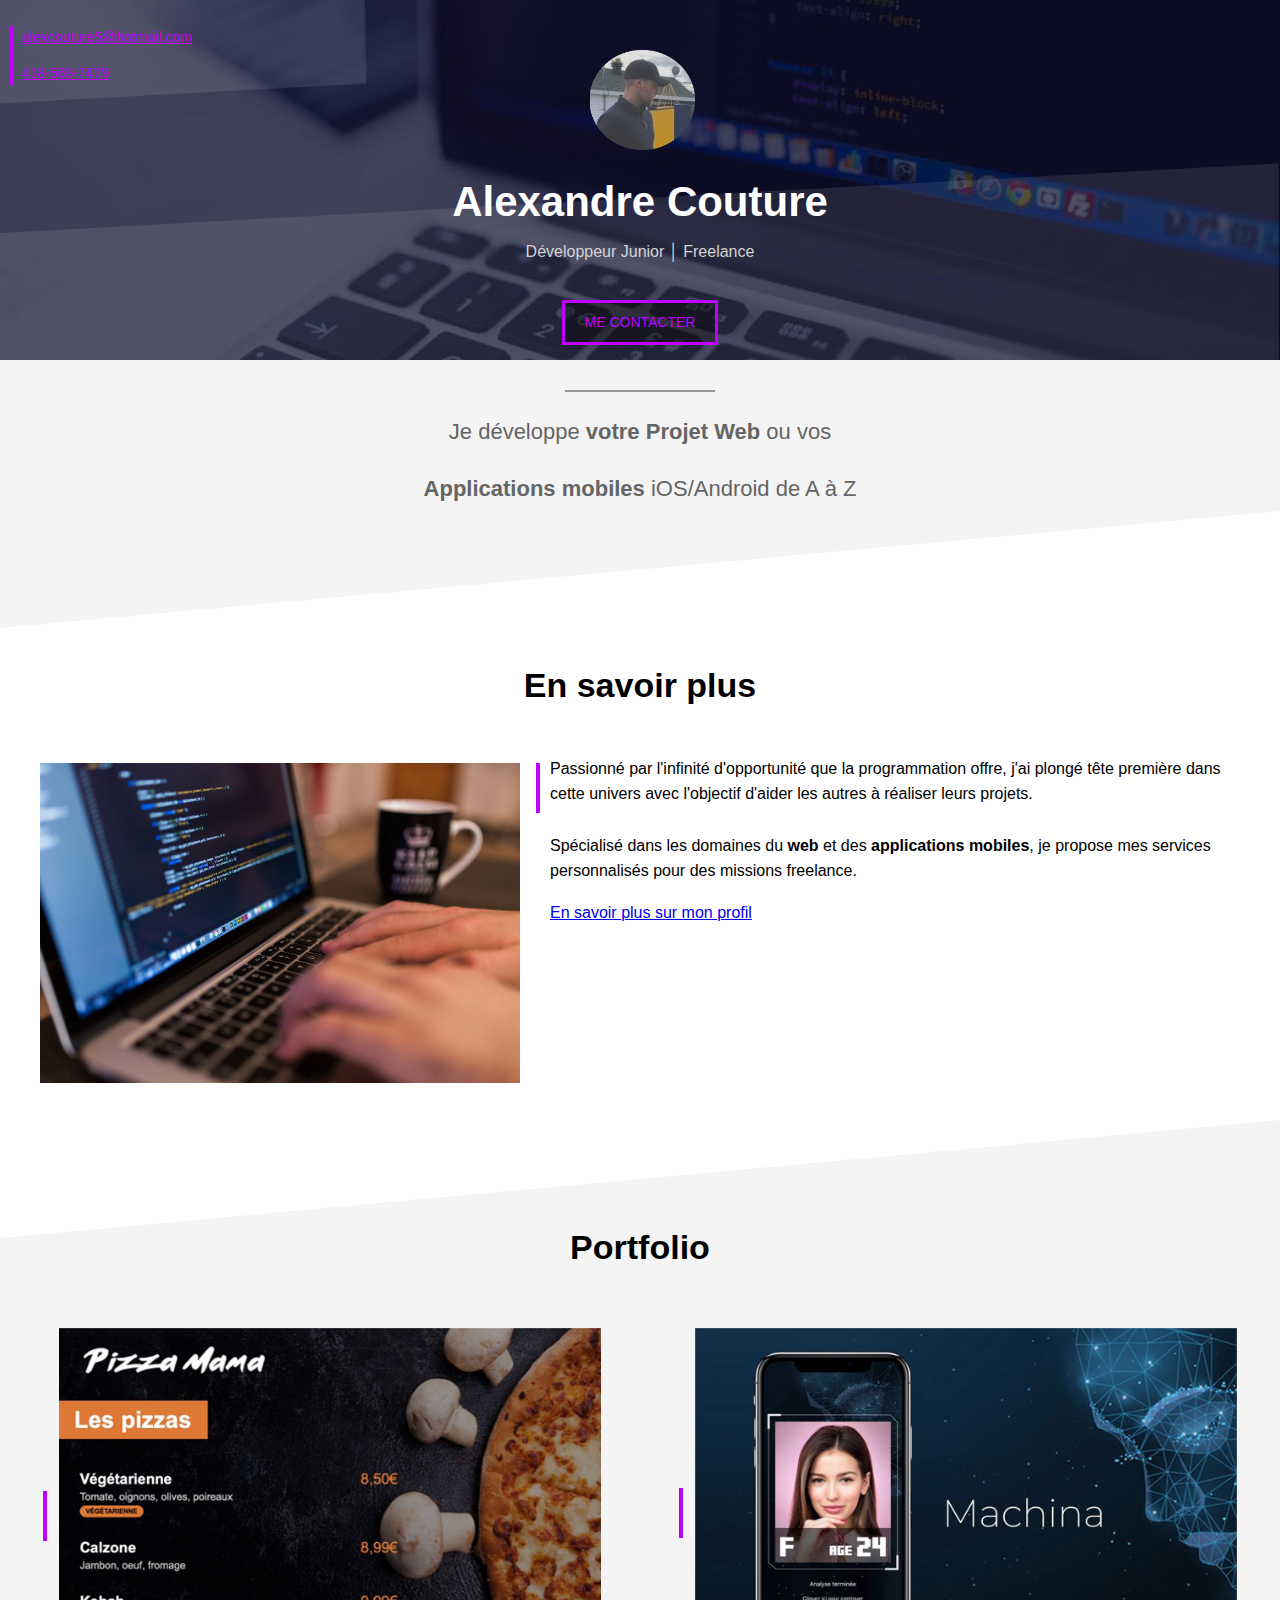
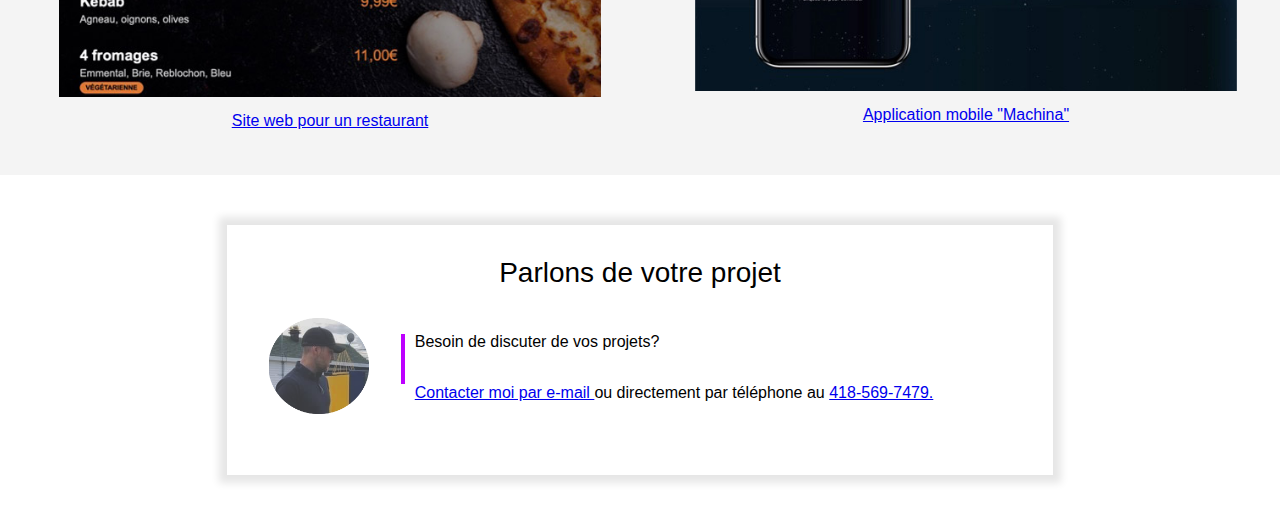
<file: index.html>
<!DOCTYPE html>
<html lang="fr">
    <head>
        <meta charset="UTF-8">
        <meta http-equiv="X-UA-Compatible" content="IE=edge">
        <meta name="viewport" content="width=device-width, initial-scale=1.0">
        <link rel="stylesheet" href="index.css">
        <title>Alexandre Couture</title>
    </head>

    <body>
                            <!-- Cover -->
        <div class="cover">
            <img class="cover-profile" src="profile-alex.png">
            <h1>Alexandre Couture</h1>
            <p>Développeur Junior │ Freelance</p>
            
            <div style="text-align: center;">
                <a class="cover-button" href="mailto:alexcouture5@hotmail.com!">ME CONTACTER</a>
            </div>

            <div class="cover-contact">
                 <p><a href="mailto:alexcouture5@hotmail.com!">alexcouture5@hotmail.com</a></p>
                 <p><a href="tel:4185697479">418-569-7479</a></p>
            </div>
        </div>
        
                            <!-- Section Grise 1 -->

        <div class="section-grise1 section">
            <div class="border1"></div>
                <p>Je développe <b>votre Projet Web</b> ou vos</p> 
                <p><b>Applications mobiles</b> iOS/Android de A à Z</p>
            
        </div>

                            <!-- Section Blanche -->
        <div class="section">
            <h2>En savoir plus</h2>
            
            <img src="work.jpg" class="col40">
            
            <div class="col60 float-right" style="padding-left: 16px; box-sizing: border-box;">
                <div class="texte-avec-ligne-verticale">
                    <p>Passionné par l'infinité d'opportunité que la programmation offre, j'ai plongé tête première dans cette univers avec l'objectif d'aider les autres à réaliser leurs projets.<br><br>
                    Spécialisé dans les domaines du <b>web</b> et des <b>applications mobiles</b>, je propose mes services personnalisés pour des missions freelance.</p>
                    <a href="#">En savoir plus sur mon profil</a>
                </div>
            </div>
        </div>

                            <!-- Section Grise 2 -->

        <div class="section-grise2 section">
            <h2>Portfolio</h2>
            <table class="col-portfolio" style="display: inline-block;">
                <tr>
                    <td><div class="barre-verticale"></div></td>
                    <td><a href="portfolio-site-restaurant.html"><img hre style="width: 100%;" src="project1small.jpg"></a></td>
                </tr>

                <tr>
                    <td></td>
                    <td style="text-align: center;"><a href="portfolio-site-restaurant.html">Site web pour un restaurant</a></td>
                </tr>
            </table>

                <table class="col-portfolio" style="float: right;">
                    <tr>
                        <td><div class="barre-verticale"></div></td>
                        <td><img style="width: 100%;" src="project2small.jpg"></td>
                    </tr>

                    <tr>
                        <td></td>
                        <td style="text-align: center;"><a href="#">Application mobile "Machina" </a></td>
                    </tr>
                </table>
        </div>

                             <!-- Section Blanche -->
        <div class="section" style="padding: 50px;">
            <div class="frame">
                <p class="titre">Parlons de votre projet</p>
                <table style="width: 100%;">
                    <tr>
                        <td valign="top" align="center"><img src="profile-alex.png" style=width:100px;"></td>
                        <td>
                            <div class="texte-avec-ligne-verticale" style="margin-left: 20px;">
                            <p>Besoin de discuter de vos projets?<br><br><a href="mailto:alexcouture5@hotmail.com!">Contacter moi par e-mail </a>ou directement par téléphone au <a href="tel:4185697479">418-569-7479.</a></p>
                            </div>
                        </td>
                    </tr>
                </table>

            </div>

        </div>

        
    </body>

</html>
</file>
<file: index.css>
*{
    box-sizing: border-box;
}

:root{
    --color1: #bd00ff;
    --color2: #f4f4f4;
}

body{
    margin: 0%;
    font-family: Arial, Helvetica, sans-serif;
    line-height: 1.6;
}

/*------Cover--------*/
    div.cover{
        background: url(cover_overlay.png) no-repeat center/100% 100% ,url(cover.jpg) no-repeat center/cover;
        height: 360px;
        position: relative;
    }

    img.cover-profile{
        height: 100px;
        position: relative;
        left: 50%;
        margin-left: -50px;
        margin-top: 50px;
    }

    h1 {
        color: white;
        text-align: center;
        font-size: 42px;
        margin-top: 10px;
        margin-bottom: 0px;
    }

    div.cover p {
        color: lightgray;
        text-align: center;
        font-family: Optima, sans-serif;
        margin-top: 4px;
    }

    div.cover-contact {
        position: absolute;
        top: 26px;
        left: 10px;
        border-left: 4px solid var(--color1);
        padding-left: 8px;
        font-size: 14;
    }

    div.cover-contact p{
        text-align: left;
        margin-top: 0px;
        margin-bottom: 0px;
    }

    div.cover-contact p:first-child{
        margin-bottom: 14px;
    }

    div.cover-contact *{
        color: var(--color1);
        font-size: 14px;
    }

    div.cover-contact:hover *{
        color: #fcee09;
        font-size: 14px;
    }

    a.cover-button{
        color: var(--color1);
        border: 3px solid var(--color1);
        padding: 8px 20px;
        text-decoration: none;
        background-color: #00000060;
        display: inline-block;
        margin-top: 20px;
        font-size: 14px;
    }

    a.cover-button:hover {
        color: #fcee09;
        border: 3px solid #fcee09;
    }

/*-------Section Blanche--------*/
div.section-grise1 {
    background: url(triangle2white.svg) no-repeat center bottom/100%;
    background-color: var(--color2);
    padding-bottom: 100px;
}

.section{
    padding-left: 40px;
    padding-right: 40px;
    padding-top: 30px;
    padding-bottom: 30px;
    overflow: auto;
}

div.section-grise2 {
    background: url(triangle1white.svg) no-repeat center top/100%;
    background-color: var(--color2);
    padding-top: 100px;
}

h2{
    text-align: center;
    font-size: 34px;
    margin-bottom: 50px;
    margin-top: 0%;
}

div.border1{
    margin: auto;
    width: 150px;
    border: solid 1px #979797;
    
}

div.section-grise1 p {
    color: #656565;
    text-align: center;
    font-size: 22px;
    min-width: 440px;
}

.col40{
    width: 40%;
}

.col60{
    width: 60%;
}

.float-right{
    float: right;
}

div.texte-avec-ligne-verticale{
    border-left: 4px solid var(--color1);
    padding-left: 10px;
    height: 50px;
    display: inline-block;
}

a.texte-avec-ligne-verticale{
    padding-left: 14px;
}

div.texte-avec-ligne-verticale p{
    margin-top: -1%;
}

/*-------Section Grise 2--------*/

div.barre-verticale{
    height: 50px;
    width: 4px;
    background-color: var(--color1);
    margin-right: 8px;
}

.col-portfolio{
    width: 47%;
}

/*-------Section Blanche 2--------*/

div.frame{
    width: 70%;
    height: 250px;
    border: 1px solid white;
    background: white;
    margin: auto;
    padding: 20px 30px;
    padding-top: 20px;
    box-shadow: 0px 0px 8px 8px rgba(0,0,0,0.1);
}

p.titre{
    text-align: center;
    font-size: 28px;
    margin-top: 5px;
    margin-bottom: 20px;
}


/*-------PORTFOLIO--------*/
/*--Header--*/
div.portfolio-header{
    height:90px; 
    background: url(header.jpg) no-repeat center/cover;
    position: relative;
}

div.portfolio-barre-verticale{
    position: absolute;
    left: 25px;
    border-left: 4px solid var(--color1);
    padding-left: 20px;
    height: 40px;
    display: inline-block;
    margin-top: 25px;
}

div.portfolio-header p{
    position: absolute;
    left: 45px;
    top: 25px;
    font-size: 26px;
    margin-top: 0%;
    color: white;
}

/*--Section Grise Titre--*/

h1.portfolio {
    font-size: 46px;
    font-weight: bold;
    color: black;
    line-height: 1;
    margin-top: 10px;
    padding-top: 10px;
}

h2.portfolio2 {
    font-size: 26px;
    font-weight: lighter;
}

a.portfolio-back {
    color: var(--color1);
    margin-left: -10px;
    
}
</file>
